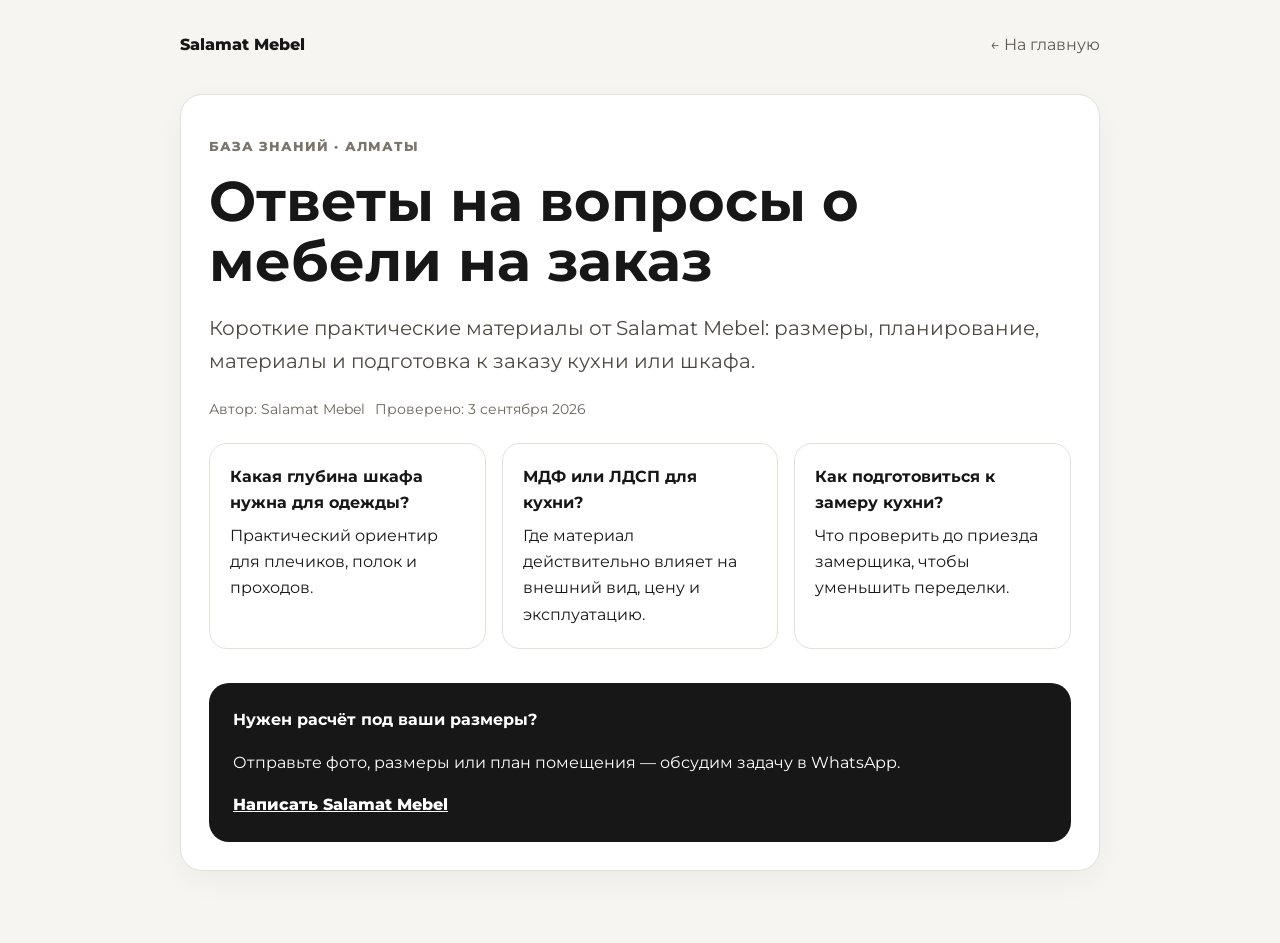
<file: knowledge/index.html>
<!doctype html><html lang="ru"><head><meta charset="utf-8"><meta name="viewport" content="width=device-width,initial-scale=1"><title>База знаний о мебели на заказ в Алматы — Salamat Mebel</title><meta name="description" content="Короткие практические ответы Salamat Mebel на вопросы о кухнях, шкафах и корпусной мебели на заказ в Алматы."><link rel="canonical" href="https://salamat-mebel.kz/knowledge/"><meta name="robots" content="index,follow"><meta property="og:type" content="website"><meta property="og:url" content="https://salamat-mebel.kz/knowledge/"><meta property="og:title" content="База знаний о мебели на заказ — Salamat Mebel"><meta property="og:description" content="Практические ответы по кухням, шкафам и мебели на заказ в Алматы."><meta property="og:image" content="https://salamat-mebel.kz/assets/hero-upscaled.jpg"><meta property="og:image:width" content="2943"><meta property="og:image:height" content="1353"><meta property="og:image:alt" content="Salamat Mebel — мебель на заказ в Алматы"><link rel="preconnect" href="https://fonts.googleapis.com"><link rel="preconnect" href="https://fonts.gstatic.com" crossorigin><link href="https://fonts.googleapis.com/css2?family=Montserrat:wght@400;500;600;700;800&display=swap" rel="stylesheet"><link rel="stylesheet" href="geo.css"><script type="application/ld+json">{"@context":"https://schema.org","@type":"CollectionPage","name":"База знаний Salamat Mebel","url":"https://salamat-mebel.kz/knowledge/","inLanguage":"ru","isPartOf":{"@type":"WebSite","name":"Salamat Mebel","url":"https://salamat-mebel.kz/"},"publisher":{"@type":"Organization","name":"Salamat Mebel","url":"https://salamat-mebel.kz/"}}</script></head><body><main class="geo-wrap"><div class="geo-top"><a class="geo-brand" href="/">Salamat Mebel</a><a class="geo-back" href="/">← На главную</a></div><article class="geo-card"><p class="geo-kicker">База знаний · Алматы</p><h1>Ответы на вопросы о мебели на заказ</h1><p class="geo-lead">Короткие практические материалы от Salamat Mebel: размеры, планирование, материалы и подготовка к заказу кухни или шкафа.</p><div class="geo-meta"><span>Автор: Salamat Mebel</span><span>Проверено: 3 сентября 2026</span></div><div class="geo-grid"><a class="geo-link" href="/knowledge/glubina-shkafa-dlya-odezhdy/"><strong>Какая глубина шкафа нужна для одежды?</strong><span>Практический ориентир для плечиков, полок и проходов.</span></a><a class="geo-link" href="/knowledge/mdf-ili-ldsp-dlya-kuhni/"><strong>МДФ или ЛДСП для кухни?</strong><span>Где материал действительно влияет на внешний вид, цену и эксплуатацию.</span></a><a class="geo-link" href="/knowledge/kak-podgotovitsya-k-zameru-kuhni/"><strong>Как подготовиться к замеру кухни?</strong><span>Что проверить до приезда замерщика, чтобы уменьшить переделки.</span></a></div><div class="geo-cta"><strong>Нужен расчёт под ваши размеры?</strong><p>Отправьте фото, размеры или план помещения — обсудим задачу в WhatsApp.</p><a href="https://wa.me/77059164337">Написать Salamat Mebel</a></div></article></main></body></html>
</file>
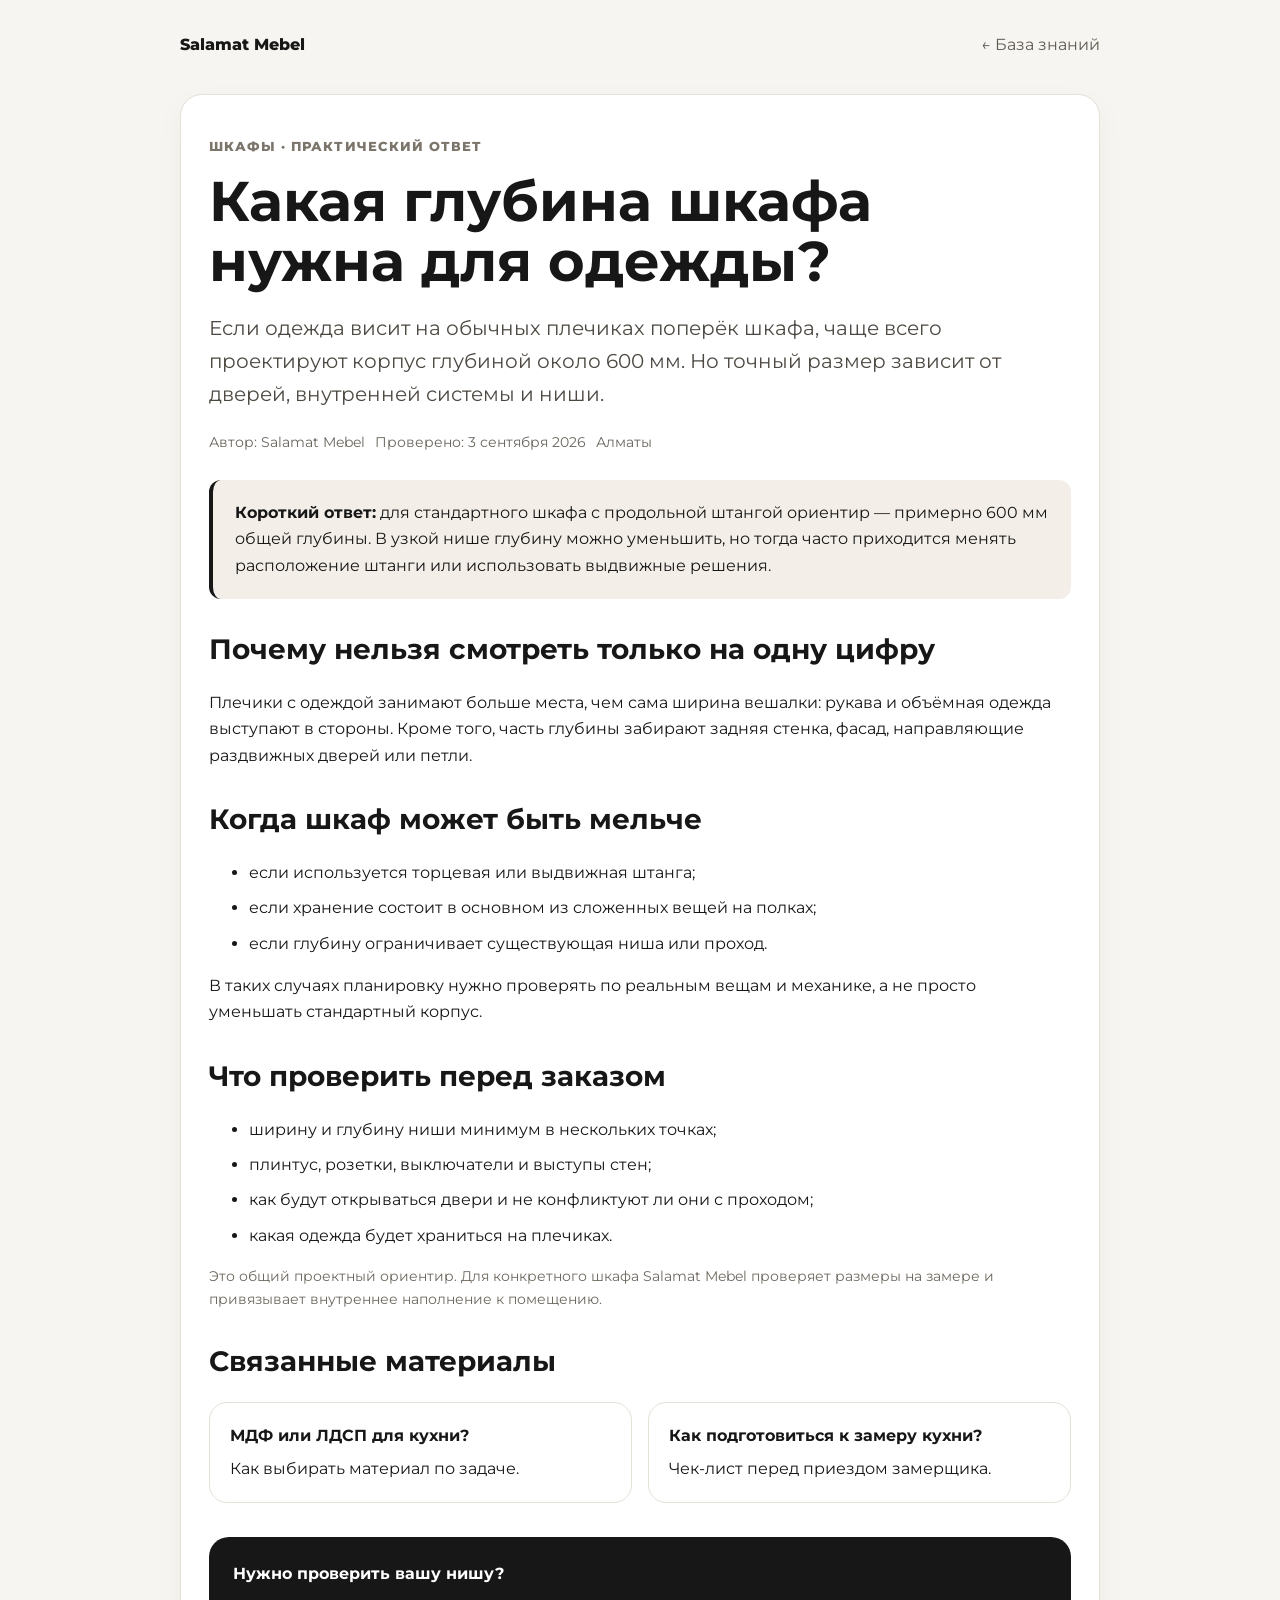
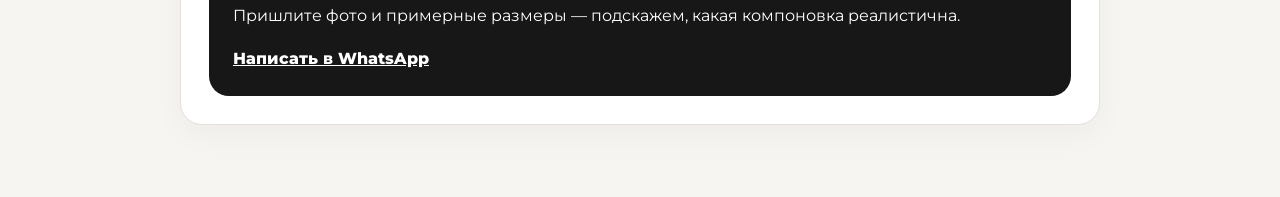
<file: knowledge/glubina-shkafa-dlya-odezhdy/index.html>
<!doctype html><html lang="ru"><head><meta charset="utf-8"><meta name="viewport" content="width=device-width,initial-scale=1"><title>Какая глубина шкафа нужна для одежды — Salamat Mebel</title><meta name="description" content="Практический ответ Salamat Mebel: какая глубина шкафа подходит для одежды на плечиках, полок и встроенных шкафов в Алматы."><link rel="canonical" href="https://salamat-mebel.kz/knowledge/glubina-shkafa-dlya-odezhdy/"><meta name="robots" content="index,follow"><meta property="og:type" content="article"><meta property="og:url" content="https://salamat-mebel.kz/knowledge/glubina-shkafa-dlya-odezhdy/"><meta property="og:title" content="Какая глубина шкафа нужна для одежды?"><meta property="og:description" content="Ориентиры по глубине шкафа для плечиков, полок и узких ниш."><meta property="og:image" content="https://salamat-mebel.kz/assets/hero-upscaled.jpg"><meta property="og:image:width" content="2943"><meta property="og:image:height" content="1353"><meta property="og:image:alt" content="Salamat Mebel — мебель на заказ в Алматы"><link rel="preconnect" href="https://fonts.googleapis.com"><link rel="preconnect" href="https://fonts.gstatic.com" crossorigin><link href="https://fonts.googleapis.com/css2?family=Montserrat:wght@400;500;600;700;800&display=swap" rel="stylesheet"><link rel="stylesheet" href="../geo.css"><script type="application/ld+json">{"@context":"https://schema.org","@type":"Article","image":["https://salamat-mebel.kz/assets/hero-upscaled.jpg"],"headline":"Какая глубина шкафа нужна для одежды?","description":"Практический ориентир по глубине шкафа для одежды на плечиках и полок.","inLanguage":"ru","mainEntityOfPage":"https://salamat-mebel.kz/knowledge/glubina-shkafa-dlya-odezhdy/","datePublished":"2026-09-03","dateModified":"2026-09-03","author":{"@type":"Organization","name":"Salamat Mebel","url":"https://salamat-mebel.kz/"},"publisher":{"@type":"Organization","name":"Salamat Mebel","url":"https://salamat-mebel.kz/"}}</script></head><body><main class="geo-wrap"><div class="geo-top"><a class="geo-brand" href="/">Salamat Mebel</a><a class="geo-back" href="/knowledge/">← База знаний</a></div><article class="geo-card"><p class="geo-kicker">Шкафы · Практический ответ</p><h1>Какая глубина шкафа нужна для одежды?</h1><p class="geo-lead">Если одежда висит на обычных плечиках поперёк шкафа, чаще всего проектируют корпус глубиной около 600 мм. Но точный размер зависит от дверей, внутренней системы и ниши.</p><div class="geo-meta"><span>Автор: Salamat Mebel</span><span>Проверено: 3 сентября 2026</span><span>Алматы</span></div><div class="geo-answer"><strong>Короткий ответ:</strong> для стандартного шкафа с продольной штангой ориентир — примерно 600 мм общей глубины. В узкой нише глубину можно уменьшить, но тогда часто приходится менять расположение штанги или использовать выдвижные решения.</div><h2>Почему нельзя смотреть только на одну цифру</h2><p>Плечики с одеждой занимают больше места, чем сама ширина вешалки: рукава и объёмная одежда выступают в стороны. Кроме того, часть глубины забирают задняя стенка, фасад, направляющие раздвижных дверей или петли.</p><h2>Когда шкаф может быть мельче</h2><ul class="geo-list"><li>если используется торцевая или выдвижная штанга;</li><li>если хранение состоит в основном из сложенных вещей на полках;</li><li>если глубину ограничивает существующая ниша или проход.</li></ul><p>В таких случаях планировку нужно проверять по реальным вещам и механике, а не просто уменьшать стандартный корпус.</p><h2>Что проверить перед заказом</h2><ul class="geo-list"><li>ширину и глубину ниши минимум в нескольких точках;</li><li>плинтус, розетки, выключатели и выступы стен;</li><li>как будут открываться двери и не конфликтуют ли они с проходом;</li><li>какая одежда будет храниться на плечиках.</li></ul><p class="geo-note">Это общий проектный ориентир. Для конкретного шкафа Salamat Mebel проверяет размеры на замере и привязывает внутреннее наполнение к помещению.</p><h2>Связанные материалы</h2><div class="geo-grid"><a class="geo-link" href="/knowledge/mdf-ili-ldsp-dlya-kuhni/"><strong>МДФ или ЛДСП для кухни?</strong><span>Как выбирать материал по задаче.</span></a><a class="geo-link" href="/knowledge/kak-podgotovitsya-k-zameru-kuhni/"><strong>Как подготовиться к замеру кухни?</strong><span>Чек-лист перед приездом замерщика.</span></a></div><div class="geo-cta"><strong>Нужно проверить вашу нишу?</strong><p>Пришлите фото и примерные размеры — подскажем, какая компоновка реалистична.</p><a href="https://wa.me/77059164337">Написать в WhatsApp</a></div></article></main></body></html>
</file>
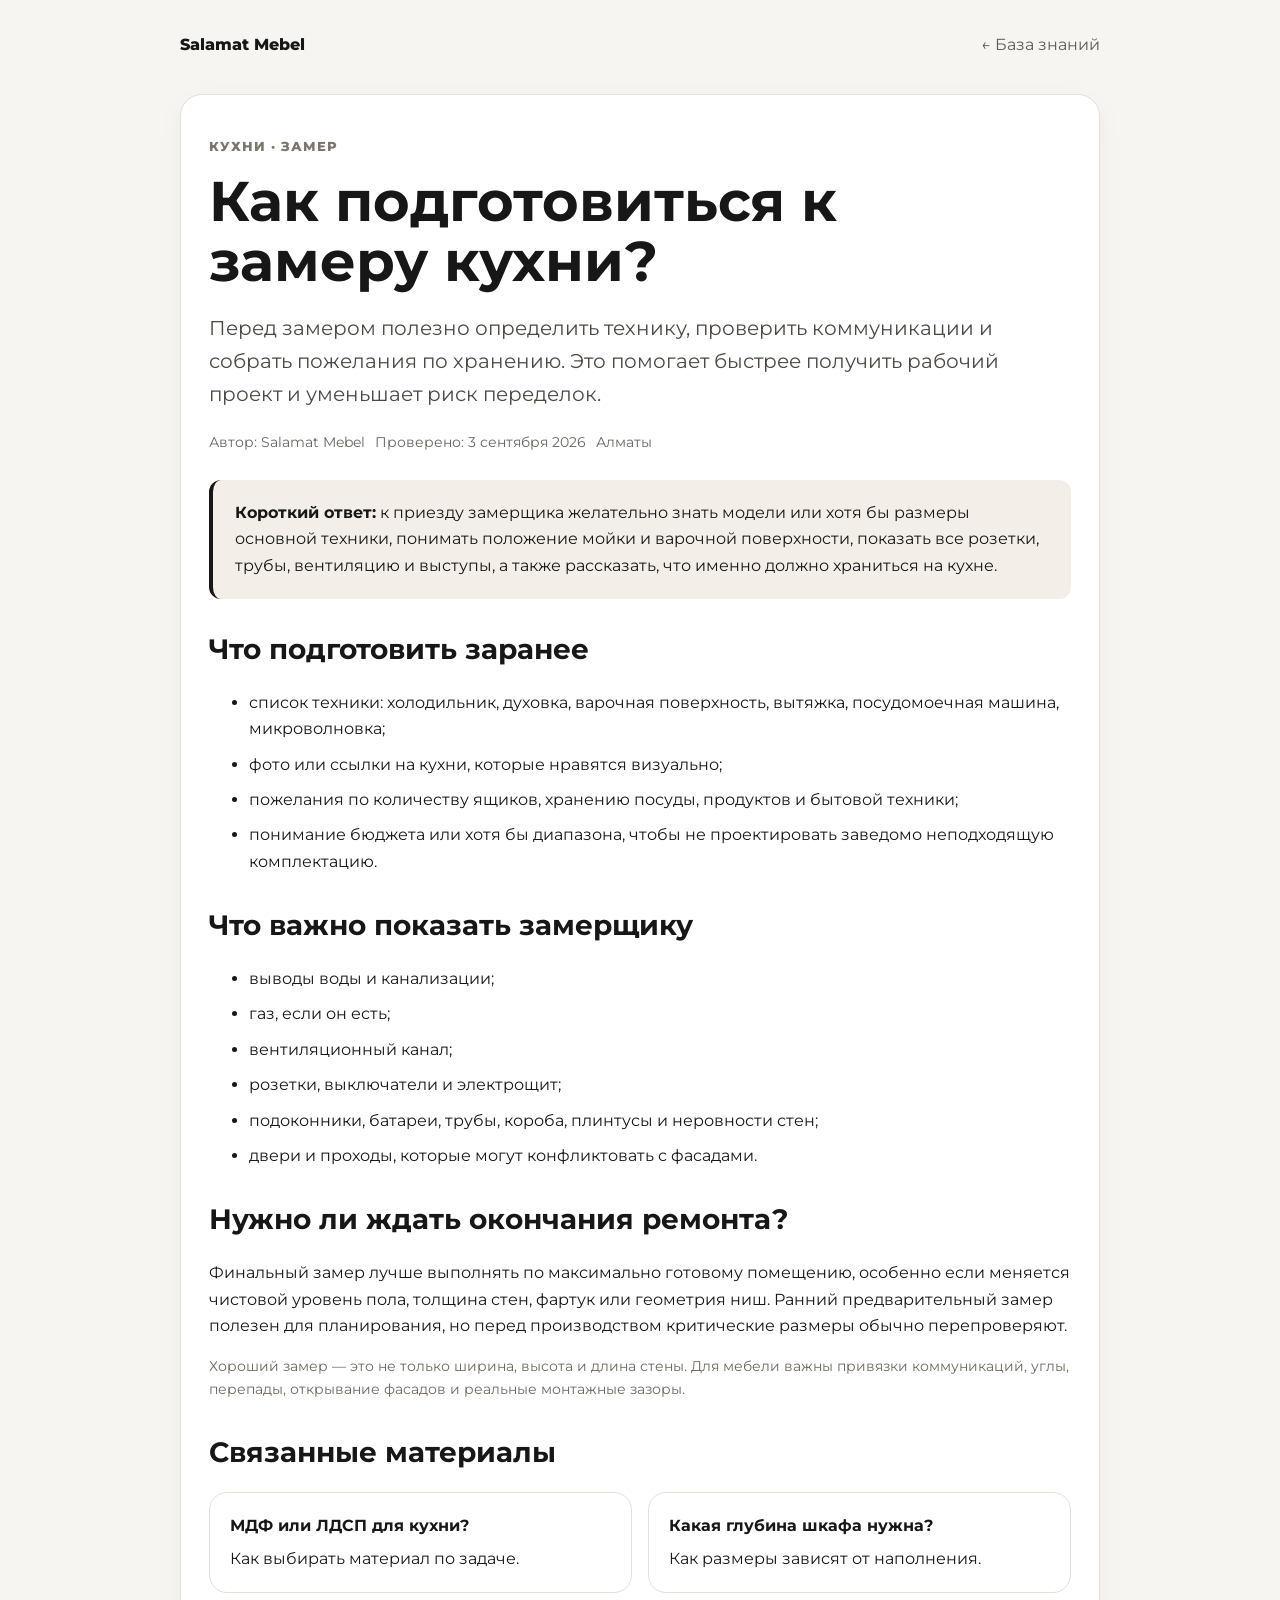
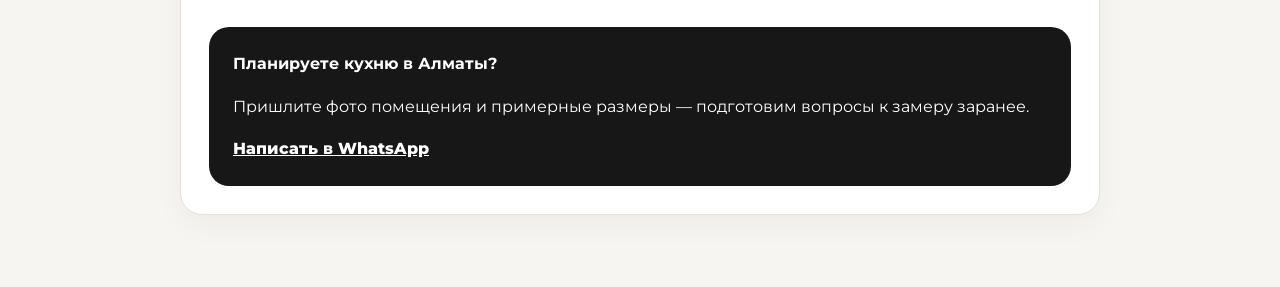
<file: knowledge/kak-podgotovitsya-k-zameru-kuhni/index.html>
<!doctype html><html lang="ru"><head><meta charset="utf-8"><meta name="viewport" content="width=device-width,initial-scale=1"><title>Как подготовиться к замеру кухни — Salamat Mebel</title><meta name="description" content="Чек-лист Salamat Mebel перед замером кухни: стены, коммуникации, техника, розетки и решения, которые лучше подготовить заранее."><link rel="canonical" href="https://salamat-mebel.kz/knowledge/kak-podgotovitsya-k-zameru-kuhni/"><meta name="robots" content="index,follow"><meta property="og:type" content="article"><meta property="og:url" content="https://salamat-mebel.kz/knowledge/kak-podgotovitsya-k-zameru-kuhni/"><meta property="og:title" content="Как подготовиться к замеру кухни?"><meta property="og:description" content="Практический чек-лист перед приездом замерщика кухни."><meta property="og:image" content="https://salamat-mebel.kz/assets/hero-upscaled.jpg"><meta property="og:image:width" content="2943"><meta property="og:image:height" content="1353"><meta property="og:image:alt" content="Salamat Mebel — мебель на заказ в Алматы"><link rel="preconnect" href="https://fonts.googleapis.com"><link rel="preconnect" href="https://fonts.gstatic.com" crossorigin><link href="https://fonts.googleapis.com/css2?family=Montserrat:wght@400;500;600;700;800&display=swap" rel="stylesheet"><link rel="stylesheet" href="../geo.css"><script type="application/ld+json">{"@context":"https://schema.org","@type":"Article","image":["https://salamat-mebel.kz/assets/hero-upscaled.jpg"],"headline":"Как подготовиться к замеру кухни?","description":"Практический чек-лист перед замером кухни.","inLanguage":"ru","mainEntityOfPage":"https://salamat-mebel.kz/knowledge/kak-podgotovitsya-k-zameru-kuhni/","datePublished":"2026-09-03","dateModified":"2026-09-03","author":{"@type":"Organization","name":"Salamat Mebel","url":"https://salamat-mebel.kz/"},"publisher":{"@type":"Organization","name":"Salamat Mebel","url":"https://salamat-mebel.kz/"}}</script></head><body><main class="geo-wrap"><div class="geo-top"><a class="geo-brand" href="/">Salamat Mebel</a><a class="geo-back" href="/knowledge/">← База знаний</a></div><article class="geo-card"><p class="geo-kicker">Кухни · Замер</p><h1>Как подготовиться к замеру кухни?</h1><p class="geo-lead">Перед замером полезно определить технику, проверить коммуникации и собрать пожелания по хранению. Это помогает быстрее получить рабочий проект и уменьшает риск переделок.</p><div class="geo-meta"><span>Автор: Salamat Mebel</span><span>Проверено: 3 сентября 2026</span><span>Алматы</span></div><div class="geo-answer"><strong>Короткий ответ:</strong> к приезду замерщика желательно знать модели или хотя бы размеры основной техники, понимать положение мойки и варочной поверхности, показать все розетки, трубы, вентиляцию и выступы, а также рассказать, что именно должно храниться на кухне.</div><h2>Что подготовить заранее</h2><ul class="geo-list"><li>список техники: холодильник, духовка, варочная поверхность, вытяжка, посудомоечная машина, микроволновка;</li><li>фото или ссылки на кухни, которые нравятся визуально;</li><li>пожелания по количеству ящиков, хранению посуды, продуктов и бытовой техники;</li><li>понимание бюджета или хотя бы диапазона, чтобы не проектировать заведомо неподходящую комплектацию.</li></ul><h2>Что важно показать замерщику</h2><ul class="geo-list"><li>выводы воды и канализации;</li><li>газ, если он есть;</li><li>вентиляционный канал;</li><li>розетки, выключатели и электрощит;</li><li>подоконники, батареи, трубы, короба, плинтусы и неровности стен;</li><li>двери и проходы, которые могут конфликтовать с фасадами.</li></ul><h2>Нужно ли ждать окончания ремонта?</h2><p>Финальный замер лучше выполнять по максимально готовому помещению, особенно если меняется чистовой уровень пола, толщина стен, фартук или геометрия ниш. Ранний предварительный замер полезен для планирования, но перед производством критические размеры обычно перепроверяют.</p><p class="geo-note">Хороший замер — это не только ширина, высота и длина стены. Для мебели важны привязки коммуникаций, углы, перепады, открывание фасадов и реальные монтажные зазоры.</p><h2>Связанные материалы</h2><div class="geo-grid"><a class="geo-link" href="/knowledge/mdf-ili-ldsp-dlya-kuhni/"><strong>МДФ или ЛДСП для кухни?</strong><span>Как выбирать материал по задаче.</span></a><a class="geo-link" href="/knowledge/glubina-shkafa-dlya-odezhdy/"><strong>Какая глубина шкафа нужна?</strong><span>Как размеры зависят от наполнения.</span></a></div><div class="geo-cta"><strong>Планируете кухню в Алматы?</strong><p>Пришлите фото помещения и примерные размеры — подготовим вопросы к замеру заранее.</p><a href="https://wa.me/77059164337">Написать в WhatsApp</a></div></article></main></body></html>
</file>
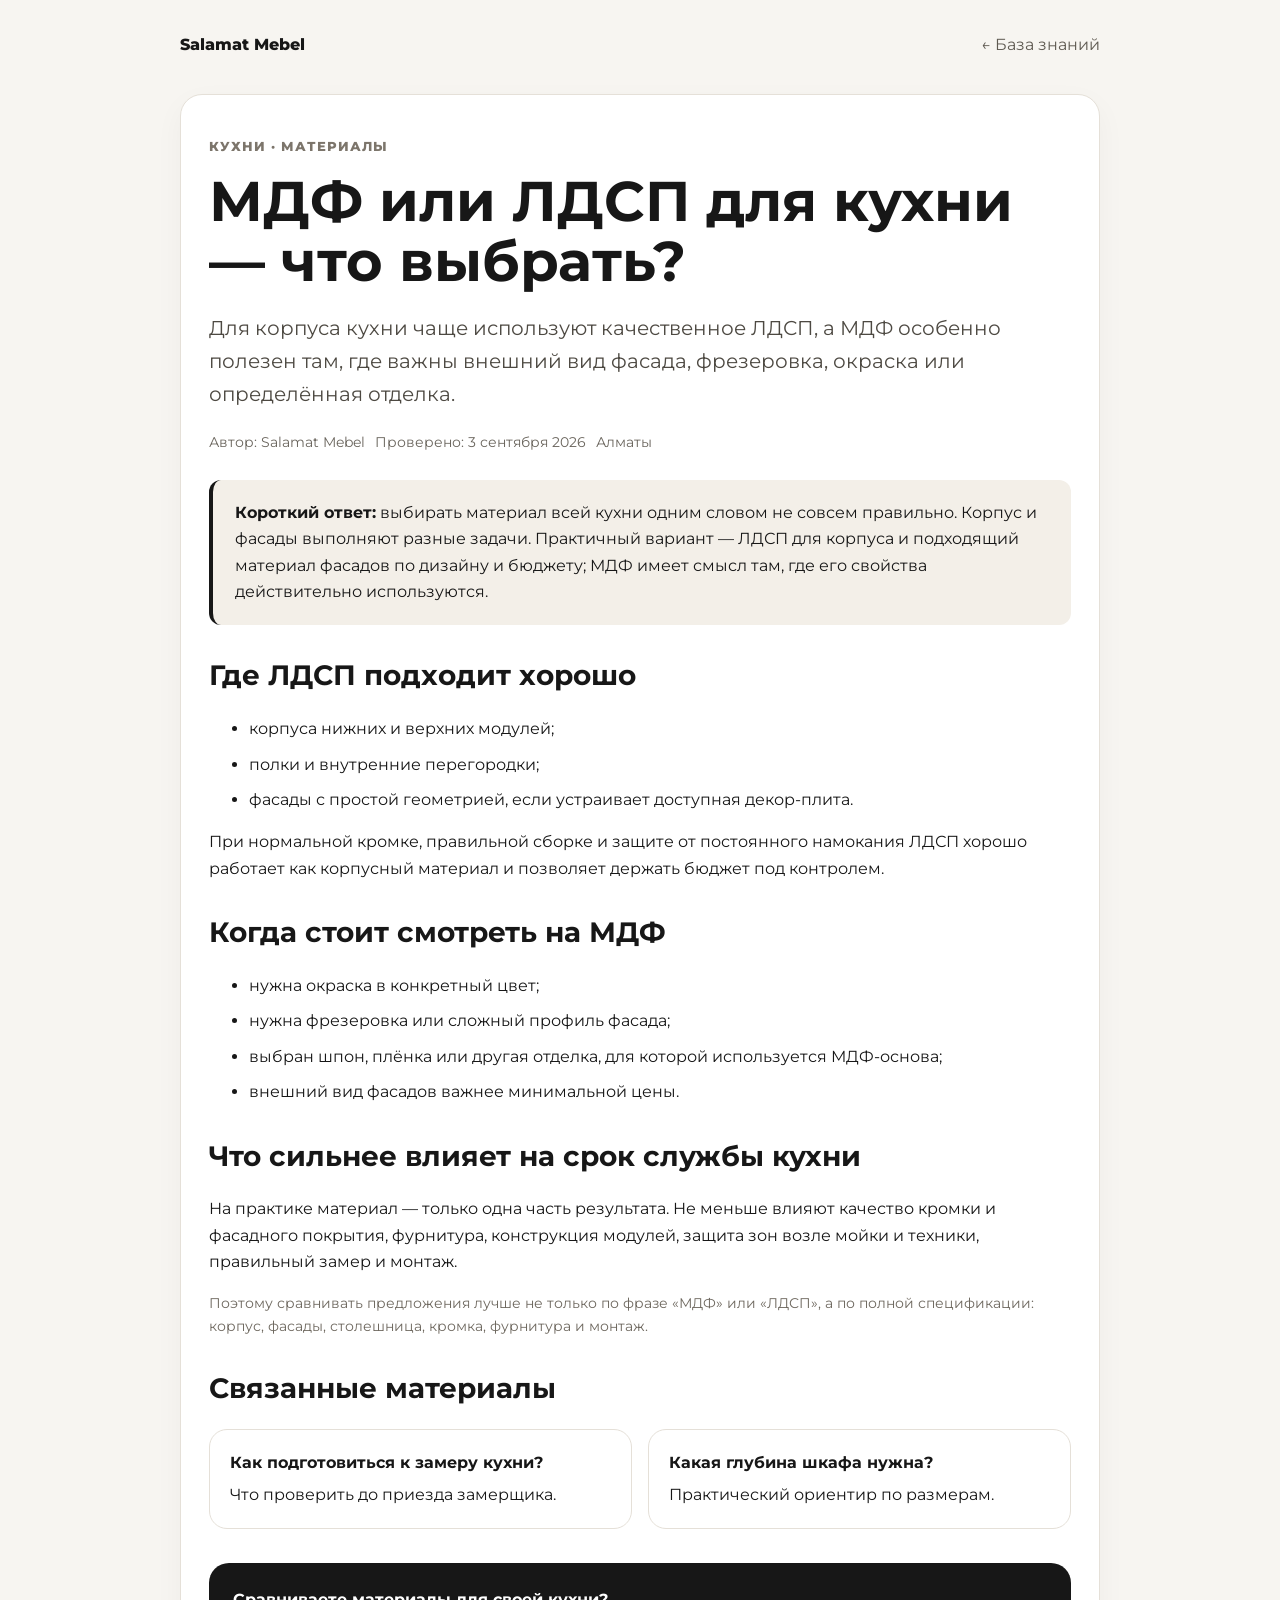
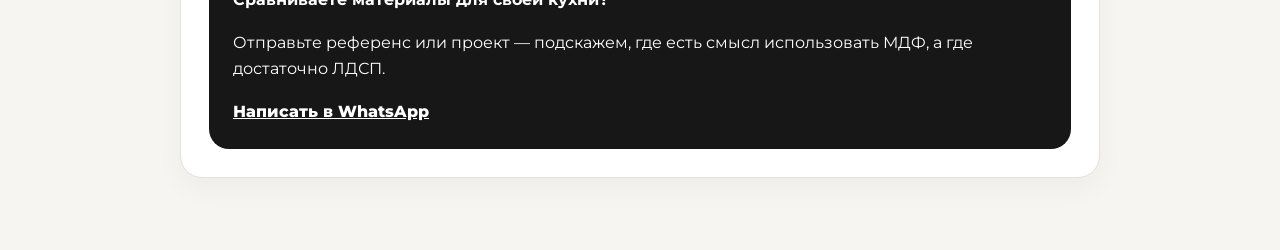
<file: knowledge/mdf-ili-ldsp-dlya-kuhni/index.html>
<!doctype html><html lang="ru"><head><meta charset="utf-8"><meta name="viewport" content="width=device-width,initial-scale=1"><title>МДФ или ЛДСП для кухни — что выбрать | Salamat Mebel</title><meta name="description" content="Практический ответ Salamat Mebel: чем отличаются МДФ и ЛДСП в кухне, где важен материал фасада и когда переплата оправдана."><link rel="canonical" href="https://salamat-mebel.kz/knowledge/mdf-ili-ldsp-dlya-kuhni/"><meta name="robots" content="index,follow"><meta property="og:type" content="article"><meta property="og:url" content="https://salamat-mebel.kz/knowledge/mdf-ili-ldsp-dlya-kuhni/"><meta property="og:title" content="МДФ или ЛДСП для кухни?"><meta property="og:description" content="Как выбрать материал кухни по внешнему виду, бюджету и условиям эксплуатации."><meta property="og:image" content="https://salamat-mebel.kz/assets/hero-upscaled.jpg"><meta property="og:image:width" content="2943"><meta property="og:image:height" content="1353"><meta property="og:image:alt" content="Salamat Mebel — мебель на заказ в Алматы"><link rel="preconnect" href="https://fonts.googleapis.com"><link rel="preconnect" href="https://fonts.gstatic.com" crossorigin><link href="https://fonts.googleapis.com/css2?family=Montserrat:wght@400;500;600;700;800&display=swap" rel="stylesheet"><link rel="stylesheet" href="../geo.css"><script type="application/ld+json">{"@context":"https://schema.org","@type":"Article","image":["https://salamat-mebel.kz/assets/hero-upscaled.jpg"],"headline":"МДФ или ЛДСП для кухни — что выбрать?","description":"Практический ответ о выборе МДФ и ЛДСП для кухни.","inLanguage":"ru","mainEntityOfPage":"https://salamat-mebel.kz/knowledge/mdf-ili-ldsp-dlya-kuhni/","datePublished":"2026-09-03","dateModified":"2026-09-03","author":{"@type":"Organization","name":"Salamat Mebel","url":"https://salamat-mebel.kz/"},"publisher":{"@type":"Organization","name":"Salamat Mebel","url":"https://salamat-mebel.kz/"}}</script></head><body><main class="geo-wrap"><div class="geo-top"><a class="geo-brand" href="/">Salamat Mebel</a><a class="geo-back" href="/knowledge/">← База знаний</a></div><article class="geo-card"><p class="geo-kicker">Кухни · Материалы</p><h1>МДФ или ЛДСП для кухни — что выбрать?</h1><p class="geo-lead">Для корпуса кухни чаще используют качественное ЛДСП, а МДФ особенно полезен там, где важны внешний вид фасада, фрезеровка, окраска или определённая отделка.</p><div class="geo-meta"><span>Автор: Salamat Mebel</span><span>Проверено: 3 сентября 2026</span><span>Алматы</span></div><div class="geo-answer"><strong>Короткий ответ:</strong> выбирать материал всей кухни одним словом не совсем правильно. Корпус и фасады выполняют разные задачи. Практичный вариант — ЛДСП для корпуса и подходящий материал фасадов по дизайну и бюджету; МДФ имеет смысл там, где его свойства действительно используются.</div><h2>Где ЛДСП подходит хорошо</h2><ul class="geo-list"><li>корпуса нижних и верхних модулей;</li><li>полки и внутренние перегородки;</li><li>фасады с простой геометрией, если устраивает доступная декор-плита.</li></ul><p>При нормальной кромке, правильной сборке и защите от постоянного намокания ЛДСП хорошо работает как корпусный материал и позволяет держать бюджет под контролем.</p><h2>Когда стоит смотреть на МДФ</h2><ul class="geo-list"><li>нужна окраска в конкретный цвет;</li><li>нужна фрезеровка или сложный профиль фасада;</li><li>выбран шпон, плёнка или другая отделка, для которой используется МДФ-основа;</li><li>внешний вид фасадов важнее минимальной цены.</li></ul><h2>Что сильнее влияет на срок службы кухни</h2><p>На практике материал — только одна часть результата. Не меньше влияют качество кромки и фасадного покрытия, фурнитура, конструкция модулей, защита зон возле мойки и техники, правильный замер и монтаж.</p><p class="geo-note">Поэтому сравнивать предложения лучше не только по фразе «МДФ» или «ЛДСП», а по полной спецификации: корпус, фасады, столешница, кромка, фурнитура и монтаж.</p><h2>Связанные материалы</h2><div class="geo-grid"><a class="geo-link" href="/knowledge/kak-podgotovitsya-k-zameru-kuhni/"><strong>Как подготовиться к замеру кухни?</strong><span>Что проверить до приезда замерщика.</span></a><a class="geo-link" href="/knowledge/glubina-shkafa-dlya-odezhdy/"><strong>Какая глубина шкафа нужна?</strong><span>Практический ориентир по размерам.</span></a></div><div class="geo-cta"><strong>Сравниваете материалы для своей кухни?</strong><p>Отправьте референс или проект — подскажем, где есть смысл использовать МДФ, а где достаточно ЛДСП.</p><a href="https://wa.me/77059164337">Написать в WhatsApp</a></div></article></main></body></html>
</file>
<file: knowledge/geo.css>
body{margin:0;font-family:Montserrat,Arial,sans-serif;background:#f7f5f1;color:#171717;line-height:1.65}.geo-wrap{max-width:920px;margin:0 auto;padding:32px 20px 72px}.geo-top{display:flex;justify-content:space-between;gap:16px;align-items:center;margin-bottom:36px}.geo-brand{font-weight:800;color:#171717;text-decoration:none}.geo-back{color:#5f5a52;text-decoration:none}.geo-card{background:#fff;border:1px solid #e5e0d8;border-radius:22px;padding:28px;box-shadow:0 10px 30px rgba(0,0,0,.04)}.geo-kicker{font-size:13px;font-weight:800;letter-spacing:.08em;text-transform:uppercase;color:#7c756b}.geo-card h1{font-size:clamp(32px,6vw,56px);line-height:1.08;margin:8px 0 14px}.geo-card h2{font-size:28px;line-height:1.2;margin-top:34px}.geo-lead{font-size:20px;color:#4d4942}.geo-meta{display:flex;flex-wrap:wrap;gap:10px;margin:18px 0 6px;color:#6a655d;font-size:14px}.geo-answer{margin:26px 0;padding:20px 22px;border-left:4px solid #171717;background:#f3efe8;border-radius:12px}.geo-grid{display:grid;grid-template-columns:repeat(auto-fit,minmax(220px,1fr));gap:16px;margin-top:22px}.geo-link{display:block;background:#fff;border:1px solid #e5e0d8;border-radius:18px;padding:20px;text-decoration:none;color:#171717}.geo-link strong{display:block;margin-bottom:6px}.geo-note{font-size:14px;color:#6e685f}.geo-cta{margin-top:34px;padding:24px;background:#171717;color:#fff;border-radius:20px}.geo-cta a{color:#fff;font-weight:800}.geo-list li{margin:9px 0}@media(max-width:640px){.geo-top{align-items:flex-start;flex-direction:column}.geo-card{padding:22px}.geo-lead{font-size:18px}}
</file>
